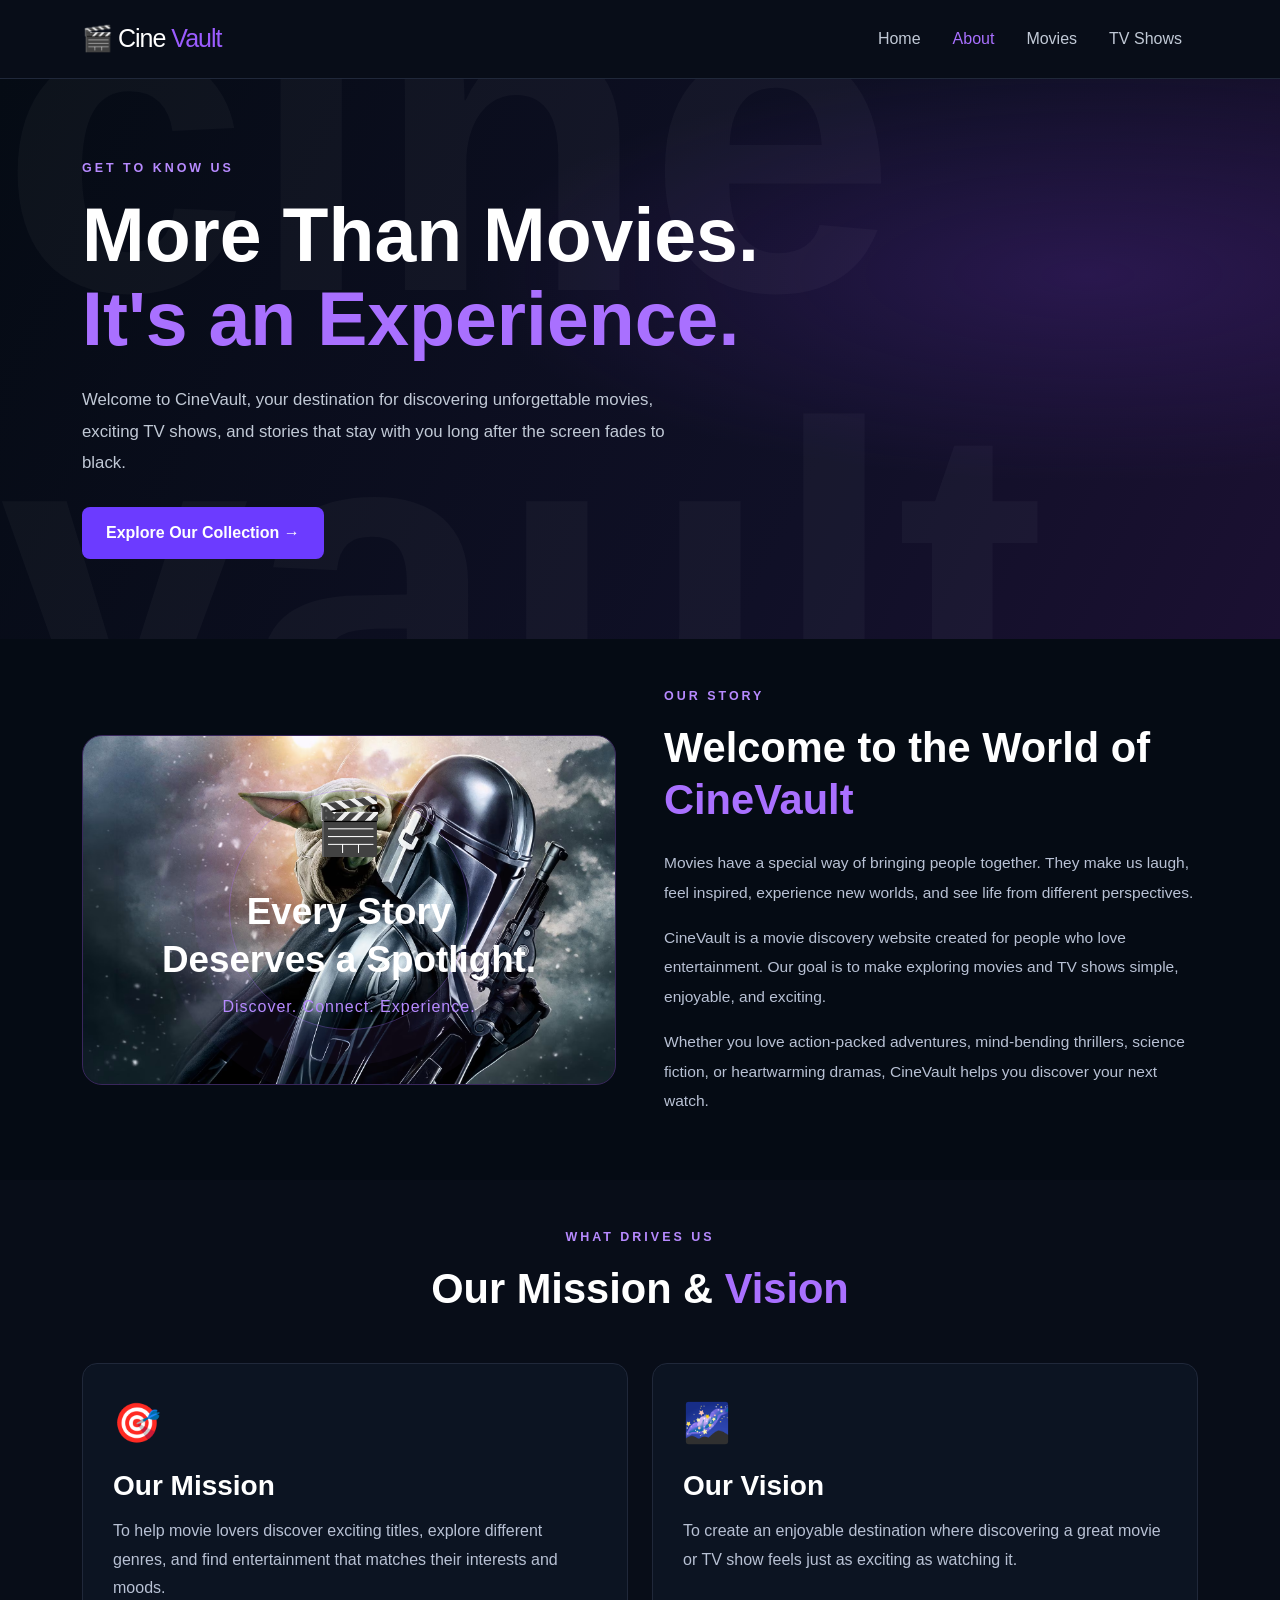
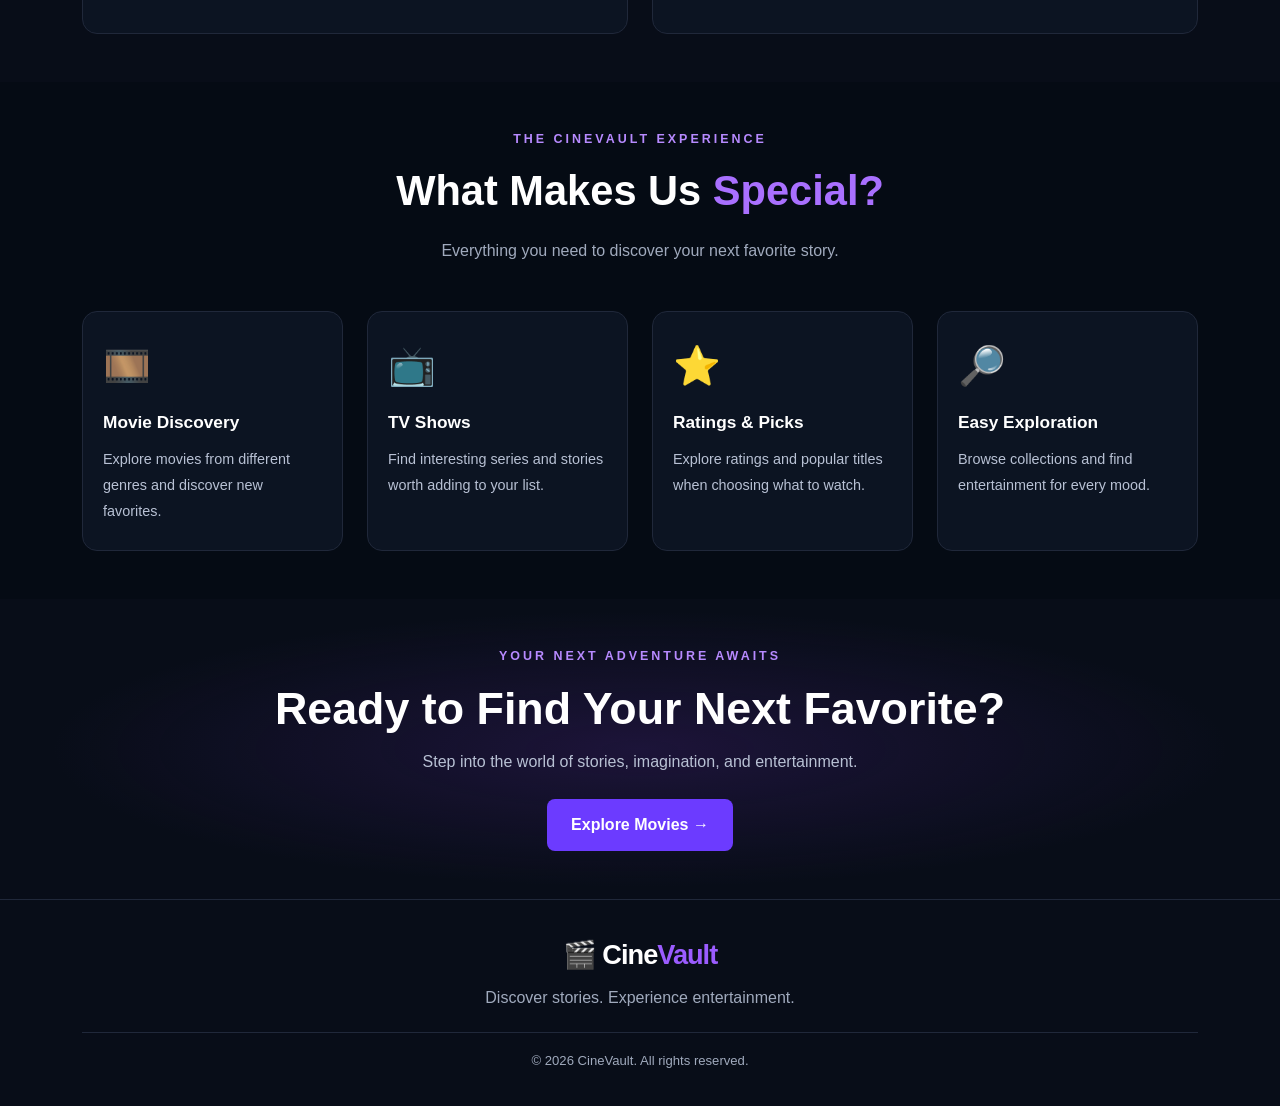
<file: about.html>
<!DOCTYPE html>
<html lang="en">
<head>
  <meta charset="UTF-8">
  <meta name="viewport" content="width=device-width, initial-scale=1.0">
  <title>About Us | CineVault</title>

  <link
    href="https://cdn.jsdelivr.net/npm/bootstrap@5.3.8/dist/css/bootstrap.min.css"
    rel="stylesheet">

  <link rel="stylesheet" href="style.css">
  <link rel="stylesheet" href="about.css">
</head>

<body>

  <!-- Navbar -->
  <nav class="navbar navbar-expand-lg navbar-dark cine-navbar">
    <div class="container">
      <a class="navbar-brand" href="index.html">
        🎬 Cine <span>Vault</span>
      </a>

      <button class="navbar-toggler" type="button"
        data-bs-toggle="collapse" data-bs-target="#navbarContent"
        aria-controls="navbarContent" aria-expanded="false"
        aria-label="Toggle navigation">
        <span class="navbar-toggler-icon"></span>
      </button>

      <div class="collapse navbar-collapse" id="navbarContent">
        <ul class="navbar-nav ms-auto mb-2 mb-lg-0">
          <li class="nav-item">
            <a class="nav-link" href="index.html">Home</a>
          </li>
          <li class="nav-item">
            <a class="nav-link active" href="about.html">About</a>
          </li>
          <li class="nav-item">
            <a class="nav-link" href="index.html#movies">Movies</a>
          </li>
          <li class="nav-item">
            <a class="nav-link" href="index.html#tv-shows">TV Shows</a>
          </li>
        </ul>
      </div>
    </div>
  </nav>

  <!-- About Hero -->
  <section class="about-hero">
    <div class="container">
      <div class="about-hero-content">
        <p class="about-label">GET TO KNOW US</p>

        <h1>
          More Than Movies.<br>
          <span>It's an Experience.</span>
        </h1>

        <p class="about-hero-text">
          Welcome to CineVault, your destination for discovering
          unforgettable movies, exciting TV shows, and stories
          that stay with you long after the screen fades to black.
        </p>

        <a href="index.html#movies" class="btn about-btn">
          Explore Our Collection →
        </a>
      </div>
    </div>
  </section>

  <!-- Our Story -->
  <section class="about-story py-5">
    <div class="container">
      <div class="row align-items-center g-5">

        <div class="col-lg-6">
          <div class="story-visual">
            <div class="story-decoration"></div>
            <div class="story-content">
              <span>🎬</span>
              <h2>Every Story<br>Deserves a Spotlight.</h2>
              <p>Discover. Connect. Experience.</p>
            </div>
          </div>
        </div>

        <div class="col-lg-6">
          <p class="about-label">OUR STORY</p>
          <h2 class="about-heading">
            Welcome to the World of
            <span>CineVault</span>
          </h2>

          <p class="about-paragraph">
            Movies have a special way of bringing people together.
            They make us laugh, feel inspired, experience new worlds,
            and see life from different perspectives.
          </p>

          <p class="about-paragraph">
            CineVault is a movie discovery website created for people
            who love entertainment. Our goal is to make exploring
            movies and TV shows simple, enjoyable, and exciting.
          </p>

          <p class="about-paragraph">
            Whether you love action-packed adventures, mind-bending
            thrillers, science fiction, or heartwarming dramas,
            CineVault helps you discover your next watch.
          </p>
        </div>

      </div>
    </div>
  </section>

  <!-- Mission and Vision -->
  <section class="mission-section py-5">
    <div class="container">
      <div class="text-center mb-5">
        <p class="about-label">WHAT DRIVES US</p>
        <h2 class="about-heading">
          Our Mission & <span>Vision</span>
        </h2>
      </div>

      <div class="row g-4">

        <div class="col-md-6">
          <div class="mission-card">
            <div class="mission-icon">🎯</div>
            <h3>Our Mission</h3>
            <p>
              To help movie lovers discover exciting titles, explore
              different genres, and find entertainment that matches
              their interests and moods.
            </p>
          </div>
        </div>

        <div class="col-md-6">
          <div class="mission-card">
            <div class="mission-icon">🌌</div>
            <h3>Our Vision</h3>
            <p>
              To create an enjoyable destination where discovering
              a great movie or TV show feels just as exciting
              as watching it.
            </p>
          </div>
        </div>

      </div>
    </div>
  </section>

  <!-- What We Offer -->
  <section class="offer-section py-5">
    <div class="container">

      <div class="text-center mb-5">
        <p class="about-label">THE CINEVAULT EXPERIENCE</p>
        <h2 class="about-heading">
          What Makes Us <span>Special?</span>
        </h2>
        <p class="offer-intro">
          Everything you need to discover your next favorite story.
        </p>
      </div>

      <div class="row g-4">

        <div class="col-sm-6 col-lg-3">
          <div class="offer-card">
            <span>🎞️</span>
            <h4>Movie Discovery</h4>
            <p>Explore movies from different genres and discover new favorites.</p>
          </div>
        </div>

        <div class="col-sm-6 col-lg-3">
          <div class="offer-card">
            <span>📺</span>
            <h4>TV Shows</h4>
            <p>Find interesting series and stories worth adding to your list.</p>
          </div>
        </div>

        <div class="col-sm-6 col-lg-3">
          <div class="offer-card">
            <span>⭐</span>
            <h4>Ratings & Picks</h4>
            <p>Explore ratings and popular titles when choosing what to watch.</p>
          </div>
        </div>

        <div class="col-sm-6 col-lg-3">
          <div class="offer-card">
            <span>🔎</span>
            <h4>Easy Exploration</h4>
            <p>Browse collections and find entertainment for every mood.</p>
          </div>
        </div>

      </div>
    </div>
  </section>

  <!-- Closing CTA -->
  <section class="about-cta py-5">
    <div class="container text-center">
      <p class="about-label">YOUR NEXT ADVENTURE AWAITS</p>
      <h2>Ready to Find Your Next Favorite?</h2>
      <p>
        Step into the world of stories, imagination, and entertainment.
      </p>
      <a href="index.html#movies" class="btn about-btn">
        Explore Movies →
      </a>
    </div>
  </section>

  <!-- Footer -->
  <footer class="cine-footer">
    <div class="container footer-simple">
      <a href="index.html" class="footer-brand">
        🎬 Cine<span>Vault</span>
      </a>
      <p>Discover stories. Experience entertainment.</p>
      <p class="footer-copyright">
        © 2026 CineVault. All rights reserved.
      </p>
    </div>
  </footer>

  <script src="https://cdn.jsdelivr.net/npm/bootstrap@5.3.8/dist/js/bootstrap.bundle.min.js"></script>
</body>
</html>
</file>
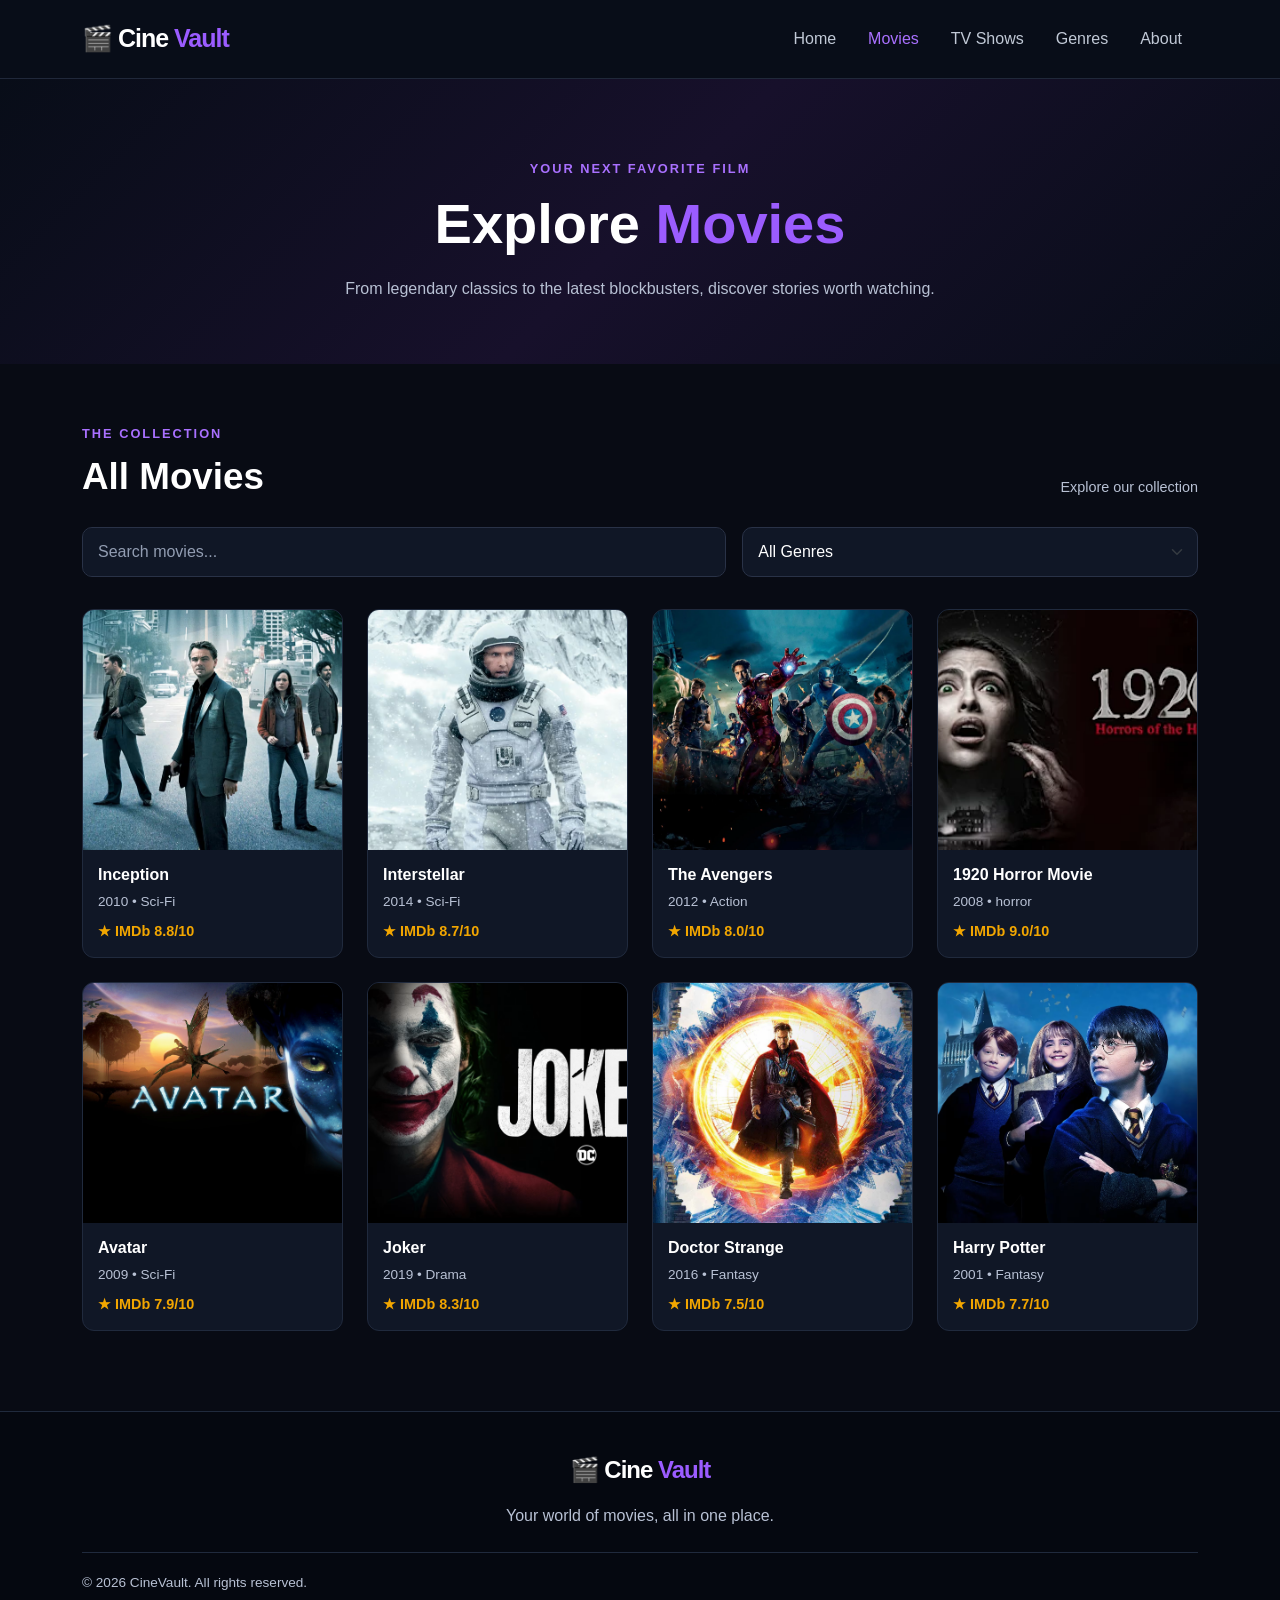
<file: movies.html>
<!DOCTYPE html>
<html lang="en">

<head>
    <meta charset="UTF-8">
    <meta name="viewport" content="width=device-width, initial-scale=1.0">

    <title>All Movies | CineVault</title>

    <!-- Bootstrap CSS -->
    <link href="https://cdn.jsdelivr.net/npm/bootstrap@5.3.8/dist/css/bootstrap.min.css" rel="stylesheet">

    <!-- Existing Website CSS -->
    <link rel="stylesheet" href="style.css">

    <!-- Movies Page CSS -->
    <link rel="stylesheet" href="movies.css">
</head>

<body>

    <!-- Navbar -->
    <nav class="navbar navbar-expand-lg cine-navbar">
        <div class="container">

            <a class="navbar-brand fw-bold" href="index.html">
                🎬 Cine <span>Vault</span>
            </a>

            <button class="navbar-toggler" type="button" data-bs-toggle="collapse" data-bs-target="#navbarMenu"
                aria-controls="navbarMenu" aria-expanded="false" aria-label="Toggle navigation">
                <span class="navbar-toggler-icon"></span>
            </button>

            <div class="collapse navbar-collapse" id="navbarMenu">
                <ul class="navbar-nav ms-auto align-items-lg-center">

                    <li class="nav-item">
                        <a class="nav-link" href="index.html">Home</a>
                    </li>

                    <li class="nav-item">
                        <a class="nav-link active" href="movies.html">Movies</a>
                    </li>

                    <li class="nav-item">
                        <a class="nav-link" href="index.html#tv-shows">TV Shows</a>
                    </li>

                    <li class="nav-item">
                        <a class="nav-link" href="index.html#genres">Genres</a>
                    </li>

                    <li class="nav-item">
                        <a class="nav-link" href="about.html">About</a>
                    </li>

                </ul>
            </div>

        </div>
    </nav>


    <!-- Movies Hero -->
    <header class="movies-hero">
        <div class="container">
            <p class="section-label">YOUR NEXT FAVORITE FILM</p>

            <h1>Explore <span>Movies</span></h1>

            <p>
                From legendary classics to the latest blockbusters,
                discover stories worth watching.
            </p>
        </div>
    </header>


    <!-- All Movies Section -->
    <section class="all-movies-section">
        <div class="container">

            <div class="movies-heading">
                <div>
                    <p class="section-label">THE COLLECTION</p>
                    <h2>All Movies</h2>
                </div>

                <span class="movie-count">Explore our collection</span>
            </div>


            <!-- Search and Filter -->
            <div class="row g-3 movies-controls">

                <div class="col-12 col-md-7">
                    <input type="search" id="movieSearch" class="form-control movie-search"
                        placeholder="Search movies..." aria-label="Search movies">
                </div>

                <div class="col-12 col-md-5">
                    <select id="genreFilter" class="form-select movie-filter" aria-label="Filter movies by genre">
                        <option value="all">All Genres</option>
                        <option value="horror">Horror</option>
                        <option value="action">Action</option>
                        <option value="sci-fi">Sci-Fi</option>
                        <option value="drama">Drama</option>
                        <option value="thriller">Thriller</option>
                        <option value="fantasy">Fantasy</option>
                    </select>
                </div>

            </div>


            <!-- Movie Cards -->
            <div class="row g-4 mt-2" id="movieContainer">

                <!-- Movie 1 -->
                <div class="col-6 col-md-4 col-lg-3 movie-item" data-title="inception" data-genre="sci-fi thriller">

                    <div class="movie-card h-100">
                        <img src="images/inception.avif" alt="Inception movie poster">

                        <div class="movie-card-info">
                            <h5>Inception</h5>
                            <p>2010 • Sci-Fi</p>
                            <p class="imdb">★ IMDb 8.8/10</p>
                        </div>
                    </div>
                </div>


                <!-- Movie 2 -->
                <div class="col-6 col-md-4 col-lg-3 movie-item" data-title="interstellar" data-genre="sci-fi drama">

                    <div class="movie-card h-100">
                        <img src="images/intersteller.avif" alt="Interstellar movie poster">

                        <div class="movie-card-info">
                            <h5>Interstellar</h5>
                            <p>2014 • Sci-Fi</p>
                            <p class="imdb">★ IMDb 8.7/10</p>
                        </div>
                    </div>
                </div>


                <!-- Movie 3 -->
                <div class="col-6 col-md-4 col-lg-3 movie-item" data-title="avengers" data-genre="action sci-fi">

                    <div class="movie-card h-100">
                        <img src="images/avengers.webp" alt="The Avengers movie poster">

                        <div class="movie-card-info">
                            <h5>The Avengers</h5>
                            <p>2012 • Action</p>
                            <p class="imdb">★ IMDb 8.0/10</p>
                        </div>
                    </div>
                </div>


                <!-- Movie 4 -->
                <div class="col-6 col-md-4 col-lg-3 movie-item" data-title="1920"
                    data-genre="horror">

                    <div class="movie-card h-100">
                        <img src="images/1920.jpg" alt="1920 movie poster">

                        <div class="movie-card-info">
                            <h5>1920 Horror Movie</h5>
                            <p>2008 • horror</p>
                            <p class="imdb">★ IMDb 9.0/10</p>
                        </div>
                    </div>
                </div>


                <!-- Movie 5 -->
                <div class="col-6 col-md-4 col-lg-3 movie-item" data-title="avatar" data-genre="sci-fi action">

                    <div class="movie-card h-100">
                        <img src="images/avatar.jpg" alt="Avatar movie poster">

                        <div class="movie-card-info">
                            <h5>Avatar</h5>
                            <p>2009 • Sci-Fi</p>
                            <p class="imdb">★ IMDb 7.9/10</p>
                        </div>
                    </div>
                </div>


                <!-- Movie 6 -->
                <div class="col-6 col-md-4 col-lg-3 movie-item" data-title="joker" data-genre="drama thriller">

                    <div class="movie-card h-100">
                        <img src="images/joker.jpg" alt="Joker movie poster">

                        <div class="movie-card-info">
                            <h5>Joker</h5>
                            <p>2019 • Drama</p>
                            <p class="imdb">★ IMDb 8.3/10</p>
                        </div>
                    </div>
                </div>


                <!-- Movie 7 -->
                <div class="col-6 col-md-4 col-lg-3 movie-item" data-title="doctor strange" data-genre="action fantasy">

                    <div class="movie-card h-100">
                        <img src="images/doctor-strange.jpg" alt="Doctor Strange movie poster">

                        <div class="movie-card-info">
                            <h5>Doctor Strange</h5>
                            <p>2016 • Fantasy</p>
                            <p class="imdb">★ IMDb 7.5/10</p>
                        </div>
                    </div>
                </div>


                <!-- Movie 8 -->
                <div class="col-6 col-md-4 col-lg-3 movie-item" data-title="harry potter" data-genre="fantasy drama">

                    <div class="movie-card h-100">
                        <img src="images/harrypotter.avif" alt="Harry Potter movie poster">

                        <div class="movie-card-info">
                            <h5>Harry Potter</h5>
                            <p>2001 • Fantasy</p>
                            <p class="imdb">★ IMDb 7.7/10</p>
                        </div>
                    </div>
                </div>

            </div>

            <p id="noResults" class="no-results d-none">
                No movies found. Try another search!
            </p>

        </div>
    </section>


    <!-- Footer -->
    <footer class="cine-footer">
        <div class="container text-center">
            <a class="navbar-brand" href="index.html">
                🎬 Cine <span>Vault</span>
            </a>

            <p class="mt-3 mb-0">
                Your world of movies, all in one place.
            </p>

            <p class="footer-bottom mt-4 mb-0">
                © 2026 CineVault. All rights reserved.
            </p>
        </div>
    </footer>


    <!-- Bootstrap JS -->
    <script src="https://cdn.jsdelivr.net/npm/bootstrap@5.3.8/dist/js/bootstrap.bundle.min.js"></script>

    <!-- Movies Page JS -->

    <script>
        const search = document.getElementById("movieSearch");
        const genre = document.getElementById("genreFilter");
        const movies = document.querySelectorAll(".movie-item");
        const noResults = document.getElementById("noResults");

        function filterMovies() {
            let count = 0;

            movies.forEach(movie => {
                const title = movie.dataset.title;
                const genres = movie.dataset.genre;

                const searchMatch = title.includes(search.value.toLowerCase());
                const genreMatch = genre.value === "all" || genres.includes(genre.value);

                if (searchMatch && genreMatch) {
                    movie.classList.remove("d-none");
                    count++;
                } else {
                    movie.classList.add("d-none");
                }
            });

            noResults.classList.toggle("d-none", count !== 0);
        }

        search.addEventListener("input", filterMovies);
        genre.addEventListener("change", filterMovies);
    </script>
</body>

</html>
</file>
<file: style.css>
/* ================= GLOBAL STYLES ================= */
* {
    box-sizing: border-box;
}

body {
    background-color: #050b14;
    color: #f1f5f9;
    margin: 0;
    font-family: Arial, sans-serif;
}

button,
a,
input {
    transition: all 0.3s ease;
}

/* ================= NAVBAR ================= */

.cine-navbar {
    background-color: #080d18;
    border-bottom: 1px solid #20283a;
    padding: 15px 0;
    position: relative;
    z-index: 10;
}

.navbar-brand {
    font-size: 25px;
    letter-spacing: -1px;
}

.navbar-brand span {
    color: #9b5cff;
}

.cine-navbar .nav-link {
    color: #c1c9d6;
    margin: 0 8px;
}

.cine-navbar .nav-link:hover,
.cine-navbar .nav-link.active {
    color: #a970ff;
}

.cine-navbar .navbar-toggler {
    border-color: #4b5563;
}

/* ================= HERO CAROUSEL ================= */

.hero-section {
    background-color: #050b14;
    color: #ffffff;
    overflow: hidden;
}

.hero-slide {
    min-height: 85vh;
    display: flex;
    align-items: center;
    position: relative;

    background-size: cover;
    background-position: center;
    background-repeat: no-repeat;
}


/* Movie background images */

.harry-potter {
    background-image: url("images/harrypotter.avif");
}

.interstellar {
    background-image: url("images/avengers.webp");
}

.inception {
    background-image: url("images/inception.avif");
}


/* Dark cinematic gradient */

.hero-slide::before {
    content: "";
    position: absolute;
    inset: 0;
    pointer-events: none;

    background:
        linear-gradient(to right,
            rgba(5, 11, 20, 0.98) 0%,
            rgba(5, 11, 20, 0.88) 30%,
            rgba(5, 11, 20, 0.48) 60%,
            rgba(5, 11, 20, 0.08) 100%),
        linear-gradient(to top,
            #050b14 0%,
            rgba(5, 11, 20, 0.45) 15%,
            transparent 40%);
}


/* Keep content above the gradient */

.hero-slide .container {
    position: relative;
    z-index: 1;
}

.hero-content {
    max-width: 550px;
    padding: 70px 0 85px;
    color: #ffffff;
}


/* Featured label */

.featured-label {
    display: inline-block;
    color: #c6a5ff;
    font-size: 0.8rem;
    font-weight: 700;
    letter-spacing: 3px;
    margin-bottom: 18px;
}


/* Movie title */

.title1 {
    font-size: clamp(2.5rem, 5vw, 4.5rem);
    font-weight: 800;
    line-height: 1.1;
    letter-spacing: 1px;
    margin-bottom: 12px;
}


/* Movie subtitle */

.title2 {
    color: #64b5f6;
    font-size: clamp(1rem, 1.5vw, 1.25rem);
    font-weight: 700;
    letter-spacing: 1.5px;
    line-height: 1.5;
    margin-bottom: 18px;
}


/* Movie details */

.movie-meta {
    color: #d1d5db;
    font-size: 0.95rem;
    line-height: 1.8;
    margin-bottom: 14px;
}

.movie-meta span {
    color: #a970ff;
    padding: 0 4px;
}

.movie-description {
    max-width: 480px;
    color: #e0e6ed;
    font-size: 1rem;
    line-height: 1.8;
    margin-bottom: 24px;
}


/* ================= HERO BUTTONS ================= */

.hero-buttons {
    display: flex;
    flex-wrap: wrap;
    gap: 10px;
}

.hero-buttons .btn {
    padding: 12px 24px;
    border-radius: 7px;
    font-weight: 600;
}

.hero-buttons .btn-primary {
    background-color: #6c3bff;
    border-color: #6c3bff;
}

.hero-buttons a{
    text-decoration: none;
    color:white;
}

.hero-buttons .btn-primary:hover {
    background-color: #5425db;
    border-color: #5425db;
    transform: translateY(-2px);
}

.hero-buttons .btn-outline-light:hover {
    background-color: #ffffff;
    color: #080b14;
    transform: translateY(-2px);
}


/* ================= CAROUSEL CONTROLS ================= */

#movieCarousel .carousel-control-prev,
#movieCarousel .carousel-control-next {
    width: 7%;
    z-index: 3;
}

#movieCarousel .carousel-indicators {
    z-index: 4;
    margin-bottom: 18px;
}

#movieCarousel .carousel-indicators button {
    width: 28px;
    height: 4px;
    margin: 0 5px;
    border: 0;
    border-radius: 5px;
    background-color: #ffffff;
    opacity: 0.45;
}

#movieCarousel .carousel-indicators button.active {
    background-color: #9b5cff;
    opacity: 1;
}


/* ================= TABLET ================= */

@media (max-width: 991px) {
    .cine-navbar .navbar-nav {
        padding-top: 12px;
    }

    .cine-navbar .search-box {
        margin-bottom: 12px;
    }

    .hero-slide {
        min-height: 75vh;
    }
}


/* ================= MOBILE ================= */

@media (max-width: 576px) {
    .navbar-brand {
        font-size: 22px;
    }

    .hero-slide {
        min-height: 75vh;
        background-position: 65% center;
    }

    .hero-slide::before {
        background:
            linear-gradient(to right,
                rgba(5, 11, 20, 0.94),
                rgba(5, 11, 20, 0.60)),
            linear-gradient(to top,
                #050b14 0%,
                transparent 45%);
    }

    .hero-content {
        padding: 45px 12px 70px;
    }

    .featured-label {
        font-size: 0.7rem;
        letter-spacing: 2px;
    }

    .title1 {
        font-size: clamp(2.2rem, 10vw, 3rem);
        letter-spacing: 0;
    }

    .title2 {
        font-size: 0.95rem;
        letter-spacing: 0.8px;
    }

    .movie-meta {
        font-size: 0.82rem;
    }

    .movie-description {
        font-size: 0.9rem;
        line-height: 1.7;
    }

    .hero-buttons .btn {
        padding: 11px 16px;
        font-size: 0.9rem;
    }

    #movieCarousel .carousel-control-prev,
    #movieCarousel .carousel-control-next {
        width: 8%;
    }

    #movieCarousel .carousel-indicators {
        margin-bottom: 12px;
    }
}



/* Trending Movies Section */
.trending-section {
  background-color: #050b14;
  color: #f1f5f9;
}

.section-label {
  color: #a970ff;
  font-size: 0.75rem;
  font-weight: 700;
  letter-spacing: 3px;
  margin-bottom: 8px;
}

.section-heading h2 {
  font-size: clamp(1.6rem, 3vw, 2.2rem);
  font-weight: 800;
  margin-bottom: 10px;
}

.section-heading h2 span {
  color: #9b5cff;
}

.view-all {
  color: #c1c9d6;
  text-decoration: none;
  font-size: 0.9rem;
}

.view-all:hover {
  color: #a970ff;
}

.movie-card {
  height: 100%;
  background-color: #0c1422;
  border: 1px solid #20283a;
  border-radius: 12px;
  overflow: hidden;
  transition: transform 0.3s ease, border-color 0.3s ease;
}

.movie-card:hover {
  transform: translateY(-7px);
  border-color: #9b5cff;
}

.movie-card img {
  display: block;
  width: 100%;
  aspect-ratio: 2 / 3;
  object-fit: cover;
  height: 200px;
}

.movie-card-info {
  padding: 15px;
}

.movie-card-info h5 {
  font-size: 1rem;
  font-weight: 700;
  margin-bottom: 7px;
}

.movie-card-info p {
  color: #a0aabd;
  font-size: 0.85rem;
  margin-bottom: 10px;
}

.movie-card-info .btn {
  border-radius: 6px;
}

.movie-card-info .imdb {
  color: #f2a600;
  font-size: 0.9rem;
  font-weight: 600;
  margin-bottom: 10px;
}
.movie-card-info button a{
    color: white;
    text-decoration: none;
}
.movie-card-info button a:hover{
    color: black    ;
    text-decoration: none;
}
@media (max-width: 576px) {
  .movie-card-info {
    padding: 10px;
  }

  .movie-card-info h5 {
    font-size: 0.9rem;
  }

  .movie-card-info .btn {
    font-size: 0.75rem;
  }

  .view-all {
    font-size: 0.8rem;
  }
}



.genre-section {
  background-color: #050b14;
  color: #f1f5f9;
}

.genre-card {
  display: flex;
  flex-direction: column;
  justify-content: center;
  align-items: center;
  gap: 10px;
  min-height: 135px;
  padding: 20px;
  text-decoration: none;
  color: #fff;
  border: 1px solid #293449;
  border-radius: 12px;
  background: linear-gradient(135deg, #151e2e, #0b1020);
  transition: 0.3s ease;
}

.genre-card span {
  font-size: 2rem;
}

.genre-card h5 {
  margin: 0;
  font-size: 1rem;
  font-weight: 700;
}

.genre-card:hover {
  transform: translateY(-5px);
  border-color: #9b5cff;
  background: linear-gradient(135deg, #302052, #151e2e);
  color: #c6a5ff;
}

@media (max-width: 576px) {
  .genre-card {
    min-height: 110px;
    padding: 12px;
  }

  .genre-card span {
    font-size: 1.6rem;
  }
}


.why-cinevault {
  background-color: #050b14;
  color: #f1f5f9;
  margin-top: 100px;
}

.why-subtitle {
  color: #a0aabd;
  margin-top: 12px;
}

.feature-card {
  height: 100%;
  padding: 30px 22px;
  text-align: center;
  background-color: #0c1422;
  border: 1px solid #20283a;
  border-radius: 14px;
  transition: 0.3s ease;
}

.feature-card:hover {
  transform: translateY(-6px);
  border-color: #9b5cff;
}

.feature-icon {
  font-size: 2.5rem;
  margin-bottom: 18px;
}

.feature-card h4 {
  font-size: 1.15rem;
  font-weight: 700;
  margin-bottom: 12px;
}

.feature-card p {
  color: #b8c1d4;
  font-size: 0.95rem;
  line-height: 1.7;
  margin-bottom: 0;
}

/* Newsletter Section */
.newsletter-section {
  background-color: #080d18;
  color: #f1f5f9;
}

.newsletter-box {
  max-width: 760px;
  margin: 0 auto;
  padding: 45px 25px;
  border: 1px solid #293449;
  border-radius: 18px;
  background: linear-gradient(135deg, #111a2b, #151027);
}

.newsletter-box h2 {
  font-size: clamp(1.7rem, 4vw, 2.5rem);
  font-weight: 800;
  margin-bottom: 16px;
}

.newsletter-box h2 span {
  color: #a970ff;
}

.newsletter-text {
  max-width: 560px;
  margin: 0 auto 25px;
  color: #b8c1d4;
  line-height: 1.8;
}

.newsletter-form {
  max-width: 520px;
  margin: 0 auto;
}

.newsletter-form .form-control {
  min-width: 0;
  padding: 13px 15px;
  color: #fff;
  background-color: #080d18;
  border: 1px solid #354158;
}

.newsletter-form .form-control::placeholder {
  color: #8995aa;
}

.newsletter-form .form-control:focus {
  background-color: #080d18;
  color: #fff;
  border-color: #9b5cff;
  box-shadow: 0 0 0 3px #9b5cff30;
}

.newsletter-btn {
  padding: 12px 20px;
  background-color: #6c3bff;
  color: #fff;
  font-weight: 600;
  border: 1px solid #6c3bff;
}

.newsletter-btn:hover {
  background-color: #5425db;
  color: #fff;
}

.newsletter-note {
  margin: 18px 0 0;
  color: #8995aa;
  font-size: 0.8rem;
}

@media (max-width: 480px) {
  .newsletter-box {
    padding: 35px 16px;
  }

  .newsletter-form .input-group {
    flex-direction: column;
    gap: 10px;
  }

  .newsletter-form .form-control,
  .newsletter-btn {
    width: 100%;
    border-radius: 7px !important;
  }
}

/* Footer */
.cine-footer {
  background-color: #080d18;
  color: #f1f5f9;
  border-top: 1px solid #20283a;
}

.footer-brand {
  display: inline-block;
  margin-bottom: 16px;
  color: #fff;
  font-size: 1.7rem;
  font-weight: 800;
  text-decoration: none;
  letter-spacing: -1px;
}

.footer-brand span {
  color: #9b5cff;
}

.footer-description {
  max-width: 320px;
  color: #a0aabd;
  font-size: 0.9rem;
  line-height: 1.8;
}

.cine-footer h5 {
  margin-bottom: 20px;
  font-size: 1rem;
  font-weight: 700;
}

.footer-links {
  list-style: none;
  padding: 0;
  margin: 0;
}

.footer-links li {
  margin-bottom: 12px;
}

.footer-links a {
  color: #a0aabd;
  text-decoration: none;
  font-size: 0.9rem;
  transition: color 0.3s ease;
}

.footer-links a:hover {
  color: #a970ff;
}

.social-links {
  display: flex;
  gap: 12px;
}

.social-links a {
  display: flex;
  align-items: center;
  justify-content: center;
  width: 40px;
  height: 40px;
  color: #d8c5ff;
  background-color: #151e2e;
  border: 1px solid #293449;
  border-radius: 50%;
  font-size: 0.8rem;
  font-weight: 700;
  text-decoration: none;
  transition: 0.3s ease;
}

.social-links a:hover {
  background-color: #6c3bff;
  color: #fff;
  border-color: #6c3bff;
  transform: translateY(-3px);
}

.footer-bottom {
  display: flex;
  justify-content: space-between;
  align-items: center;
  gap: 12px;
  padding: 20px 0;
  border-top: 1px solid #20283a;
}

.footer-bottom p {
  margin: 0;
  color: #8995aa;
  font-size: 0.8rem;
}

@media (max-width: 576px) {
  .footer-bottom {
    flex-direction: column;
    text-align: center;
  }
}
</file>
<file: about.css>
/* About Page */
.about-hero {
  min-height: 490px;
  display: flex;
  align-items: center;
  position: relative;
  overflow: hidden;
  background:
    radial-gradient(ellipse at 85% 35%, #45217b70, transparent 40%),
    linear-gradient(115deg, #050b14, #101027 65%, #1b1032);
}

.about-hero::after {
  content: "cine vault";
  position: absolute;
  right: 5%;
  top: 50%;
  transform: translateY(-50%);
  font-size: clamp(16rem, 35vw, 30rem);
  font-weight: 900;
  line-height: 1;
  color: #ffffff08;
  pointer-events: none;
}

.about-hero-content {
  position: relative;
  z-index: 1;
  max-width: 760px;
  padding: 80px 0;
}

.about-label {
  color: #b78aff;
  font-size: 0.78rem;
  font-weight: 700;
  letter-spacing: 3px;
  margin-bottom: 16px;
}

.about-hero h1 {
  color: #fff;
  font-size: clamp(2.5rem, 6vw, 4.7rem);
  line-height: 1.12;
  font-weight: 800;
  margin-bottom: 22px;
}

.about-hero h1 span,
.about-heading span {
  color: #a970ff;
}

.about-hero-text {
  max-width: 620px;
  color: #c1c9d6;
  line-height: 1.9;
  font-size: 1.05rem;
  margin-bottom: 28px;
}

.about-btn {
  display: inline-block;
  padding: 13px 23px;
  border-radius: 8px;
  background: #6c3bff;
  color: #fff;
  font-weight: 600;
  text-decoration: none;
  transition: 0.3s ease;
}

.about-btn:hover {
  background: #5425db;
  color: #fff;
  transform: translateY(-3px);
}

.about-story {
  background: #050b14;
}

.story-visual {
  min-height: 350px;
  display: flex;
  align-items: center;
  justify-content: center;
  position: relative;
  overflow: hidden;
  border: 1px solid #39275c;
  border-radius: 20px;
  background:
    url('images/about.avif');
    background-repeat: no-repeat;
    background-size:cover;

}

.story-decoration {
  position: absolute;
  width: 240px;
  height: 240px;
  border: 1px solid #a970ff55;
  border-radius: 50%;
  box-shadow: 0 0 0 35px #a970ff0c,
              0 0 0 70px #a970ff08;
}

.story-content {
  position: relative;
  padding: 30px;
  text-align: center;
}

.story-content span {
  font-size: 3.5rem;
}

.story-content h2 {
  color: #fff;
  font-size: clamp(1.6rem, 3vw, 2.3rem);
  font-weight: 800;
  line-height: 1.3;
  margin: 20px 0 12px;
}

.story-content p {
  color: #b78aff;
  letter-spacing: 1px;
}

.about-heading {
  color: #fff;
  font-size: clamp(1.8rem, 3.5vw, 2.6rem);
  font-weight: 800;
  line-height: 1.25;
  margin-bottom: 22px;
}

.about-paragraph {
  color: #b8c1d4;
  font-size: 0.97rem;
  line-height: 1.9;
  margin-bottom: 16px;
}

.mission-section {
  background: #080d18;
}

.mission-card,
.offer-card {
  height: 100%;
  padding: 30px;
  border: 1px solid #20283a;
  border-radius: 15px;
  background: #0c1422;
  transition: 0.3s ease;
}

.mission-card:hover,
.offer-card:hover {
  transform: translateY(-5px);
  border-color: #9b5cff;
}

.mission-icon,
.offer-card span {
  display: inline-block;
  font-size: 2.4rem;
  margin-bottom: 18px;
}

.mission-card h3,
.offer-card h4 {
  color: #fff;
  font-weight: 700;
  margin-bottom: 14px;
}

.mission-card p,
.offer-card p {
  color: #b8c1d4;
  line-height: 1.8;
  margin-bottom: 0;
}

.offer-section {
  background: #050b14;
}

.offer-intro {
  color: #a0aabd;
  margin-top: 12px;
}

.offer-card {
  padding: 25px 20px;
}

.offer-card h4 {
  font-size: 1.08rem;
}

.offer-card p {
  font-size: 0.9rem;
}

.about-cta {
  background:
    radial-gradient(ellipse at center, #45217b55, transparent 65%),
    #080d18;
}

.about-cta h2 {
  color: #fff;
  font-size: clamp(1.8rem, 4vw, 2.8rem);
  font-weight: 800;
  margin-bottom: 15px;
}

.about-cta > .container > p:not(.about-label) {
  color: #b8c1d4;
  margin-bottom: 25px;
}

.footer-simple {
  padding-top: 35px;
  padding-bottom: 25px;
  text-align: center;
}

.footer-simple .footer-brand {
  margin-bottom: 10px;
}

.footer-simple p {
  color: #a0aabd;
  margin-bottom: 10px;
}

.footer-simple .footer-copyright {
  padding-top: 18px;
  margin-top: 22px;
  border-top: 1px solid #20283a;
  font-size: 0.82rem;
}

@media (max-width: 576px) {
  .about-hero {
    min-height: 430px;
  }

  .about-hero-content {
    padding: 65px 0;
  }

  .about-hero-text {
    font-size: 0.95rem;
  }

  .story-visual {
    min-height: 290px;
  }

  .mission-card {
    padding: 25px;
  }
}
</file>
<file: movies.css>
/* ===== Movies Hero ===== */
.movies-hero {
    padding: 80px 0 60px;
    text-align: center;
    background: linear-gradient(
        135deg,
        #080d18,
        #17102b,
        #080d18
    );
}

.navbar-brand{
    color: white !important;
}
.movies-hero h1 {
    color: #ffffff !important;
    font-size: clamp(2.2rem, 5vw, 3.5rem);
    font-weight: 800;
    margin-bottom: 18px;
}

.movies-hero h1 span {
    color: #9b5cff;
}

.movies-hero p:not(.section-label) {
    max-width: 600px;
    margin: 0 auto;
    color: #b8c1d4;
    line-height: 1.8;
}

.section-label {
    color: #a970ff;
    font-size: 0.8rem;
    font-weight: 700;
    letter-spacing: 2px;
    margin-bottom: 12px;
}


/* ===== All Movies Section ===== */
.all-movies-section {
    background: #080b14;
    color: #ffffff;
    padding: 60px 0 80px;
}

.movies-heading {
    display: flex;
    justify-content: space-between;
    align-items: end;
    gap: 20px;
    margin-bottom: 28px;
}

.movies-heading h2 {
    font-size: clamp(1.7rem, 4vw, 2.3rem);
    font-weight: 700;
    margin-bottom: 0;
}

.movie-count {
    color: #b8c1d4;
    font-size: 0.9rem;
}


/* ===== Search and Genre Filter ===== */
.movie-search,
.movie-filter {
    min-height: 48px;
    background-color: #101726;
    color: #ffffff;
    border: 1px solid #293247;
    border-radius: 10px;
    padding: 12px 15px;
}

.movie-search::placeholder {
    color: #929db2;
}

.movie-search:focus,
.movie-filter:focus {
    background-color: #101726;
    color: #ffffff;
    border-color: #9b5cff;
    box-shadow: 0 0 0 0.2rem rgb(155 92 255 / 15%);
}

.movie-filter option {
    background-color: #101726;
    color: #ffffff;
}


/* ===== Movie Cards ===== */
.movie-card {
    height: 100%;
    overflow: hidden;
    background: #101726;
    border: 1px solid #202a3d;
    border-radius: 12px;
    transition: transform 0.3s ease, border-color 0.3s ease;
}

.movie-card:hover {
    transform: translateY(-6px);
    border-color: #9b5cff;
}

.movie-card img {
    display: block;
    width: 100%;
    height: 240px;
    object-fit: cover;
    transition: transform 0.4s ease;
}

.movie-card:hover img {
    transform: scale(1.04);
}

.movie-card-info {
    padding: 15px;
}

.movie-card-info h5 {
    color: #ffffff;
    font-size: 1rem;
    font-weight: 700;
    margin-bottom: 8px;
}

.movie-card-info p {
    color: #b8c1d4;
    font-size: 0.85rem;
    margin-bottom: 8px;
}

.movie-card-info .imdb {
    color: #f2a600;
    font-weight: 600;
    margin-bottom: 0;
}


/* ===== No Search Results ===== */
.no-results {
    color: #b8c1d4;
    text-align: center;
    padding: 45px 0;
    font-size: 1.05rem;
}


/* ===== Footer ===== */
.cine-footer {
    background: #050810;
    color: #b8c1d4;
    padding: 40px 0 25px;
    border-top: 1px solid #202a3d;
}

.cine-footer .navbar-brand {
    color: #ffffff;
    font-size: 1.5rem;
    font-weight: 800;
    text-decoration: none;
}

.cine-footer .navbar-brand span {
    color: #9b5cff;
}

.footer-bottom {
    border-top: 1px solid #202a3d;
    padding-top: 20px;
    font-size: 0.85rem;
}


/* ===== Responsive Design ===== */
@media (max-width: 576px) {
    .movies-hero {
        padding: 60px 0 45px;
    }

    .all-movies-section {
        padding: 40px 0 60px;
    }

    .movies-heading {
        align-items: start;
        flex-direction: column;
        gap: 10px;
    }

    .movie-card img {
        height: 180px;
    }

    .movie-card-info {
        padding: 10px;
    }

    .movie-card-info h5 {
        font-size: 0.9rem;
    }
}
</file>
